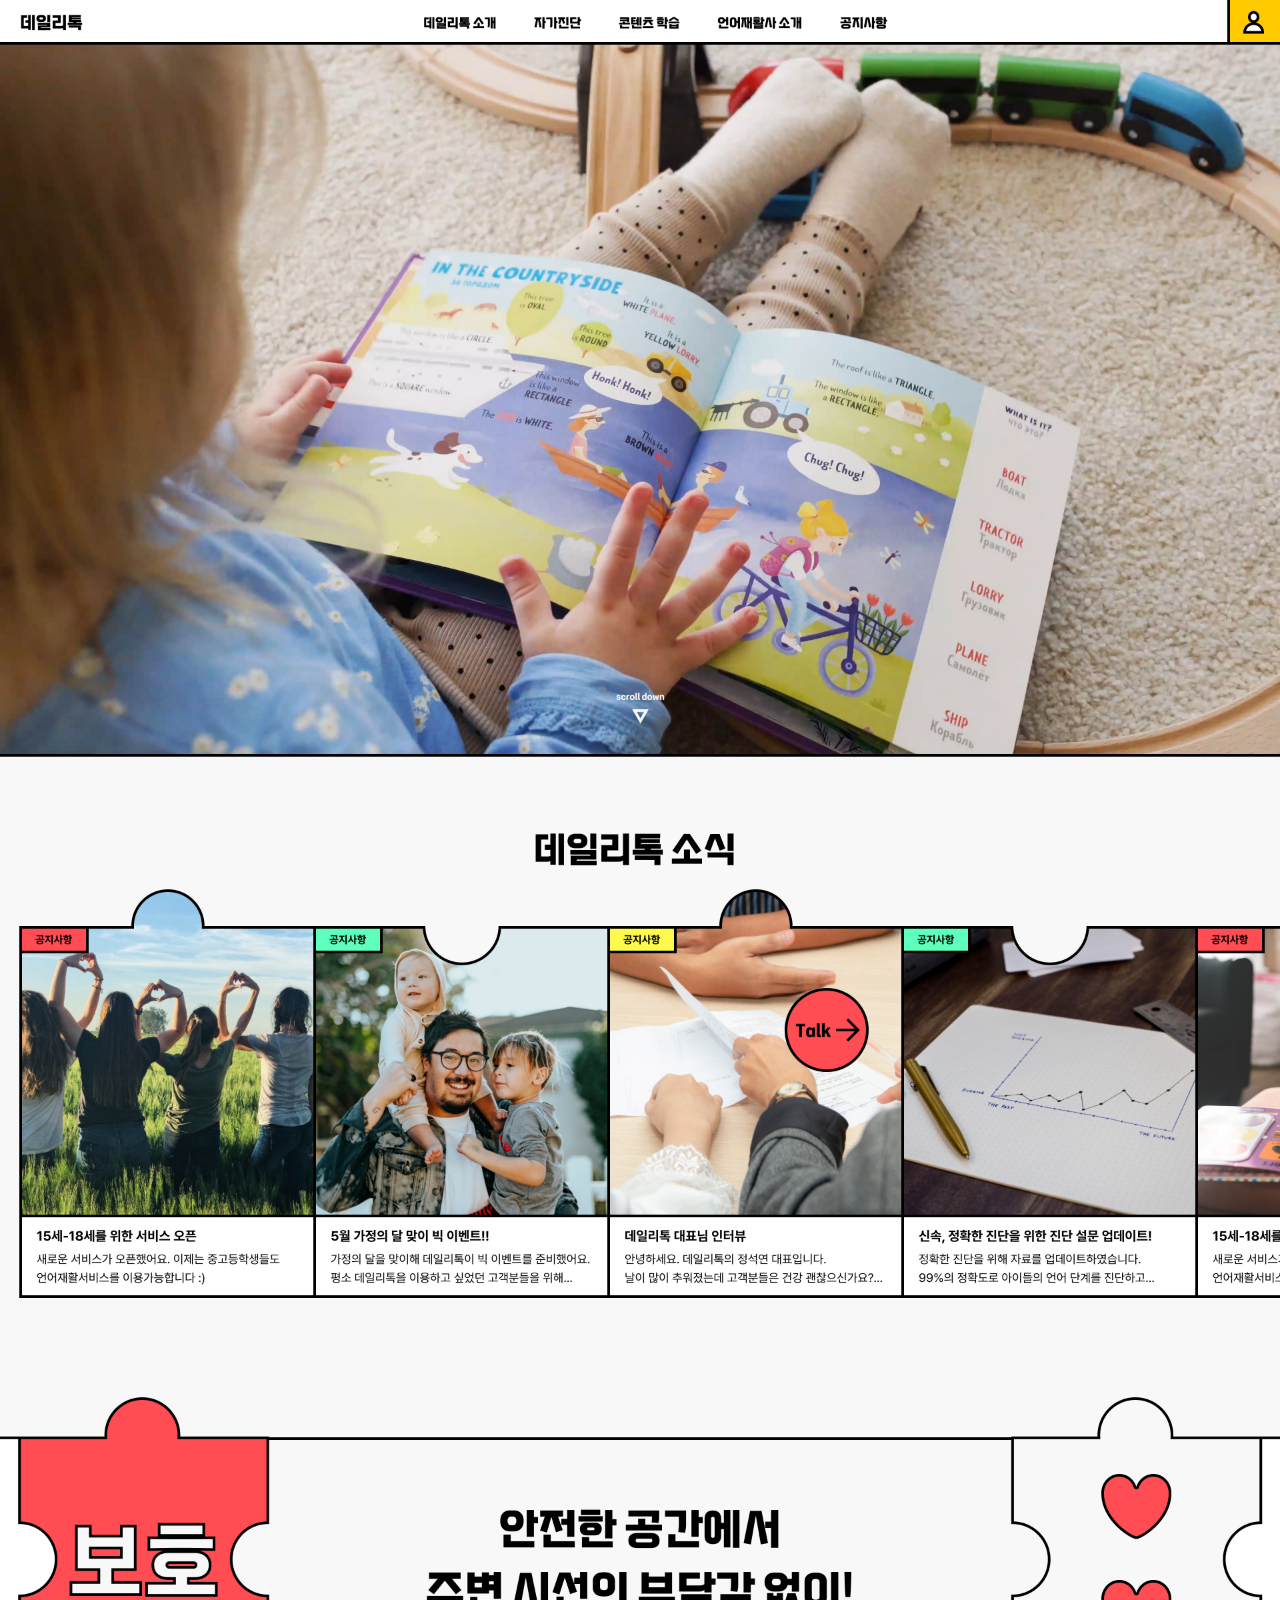
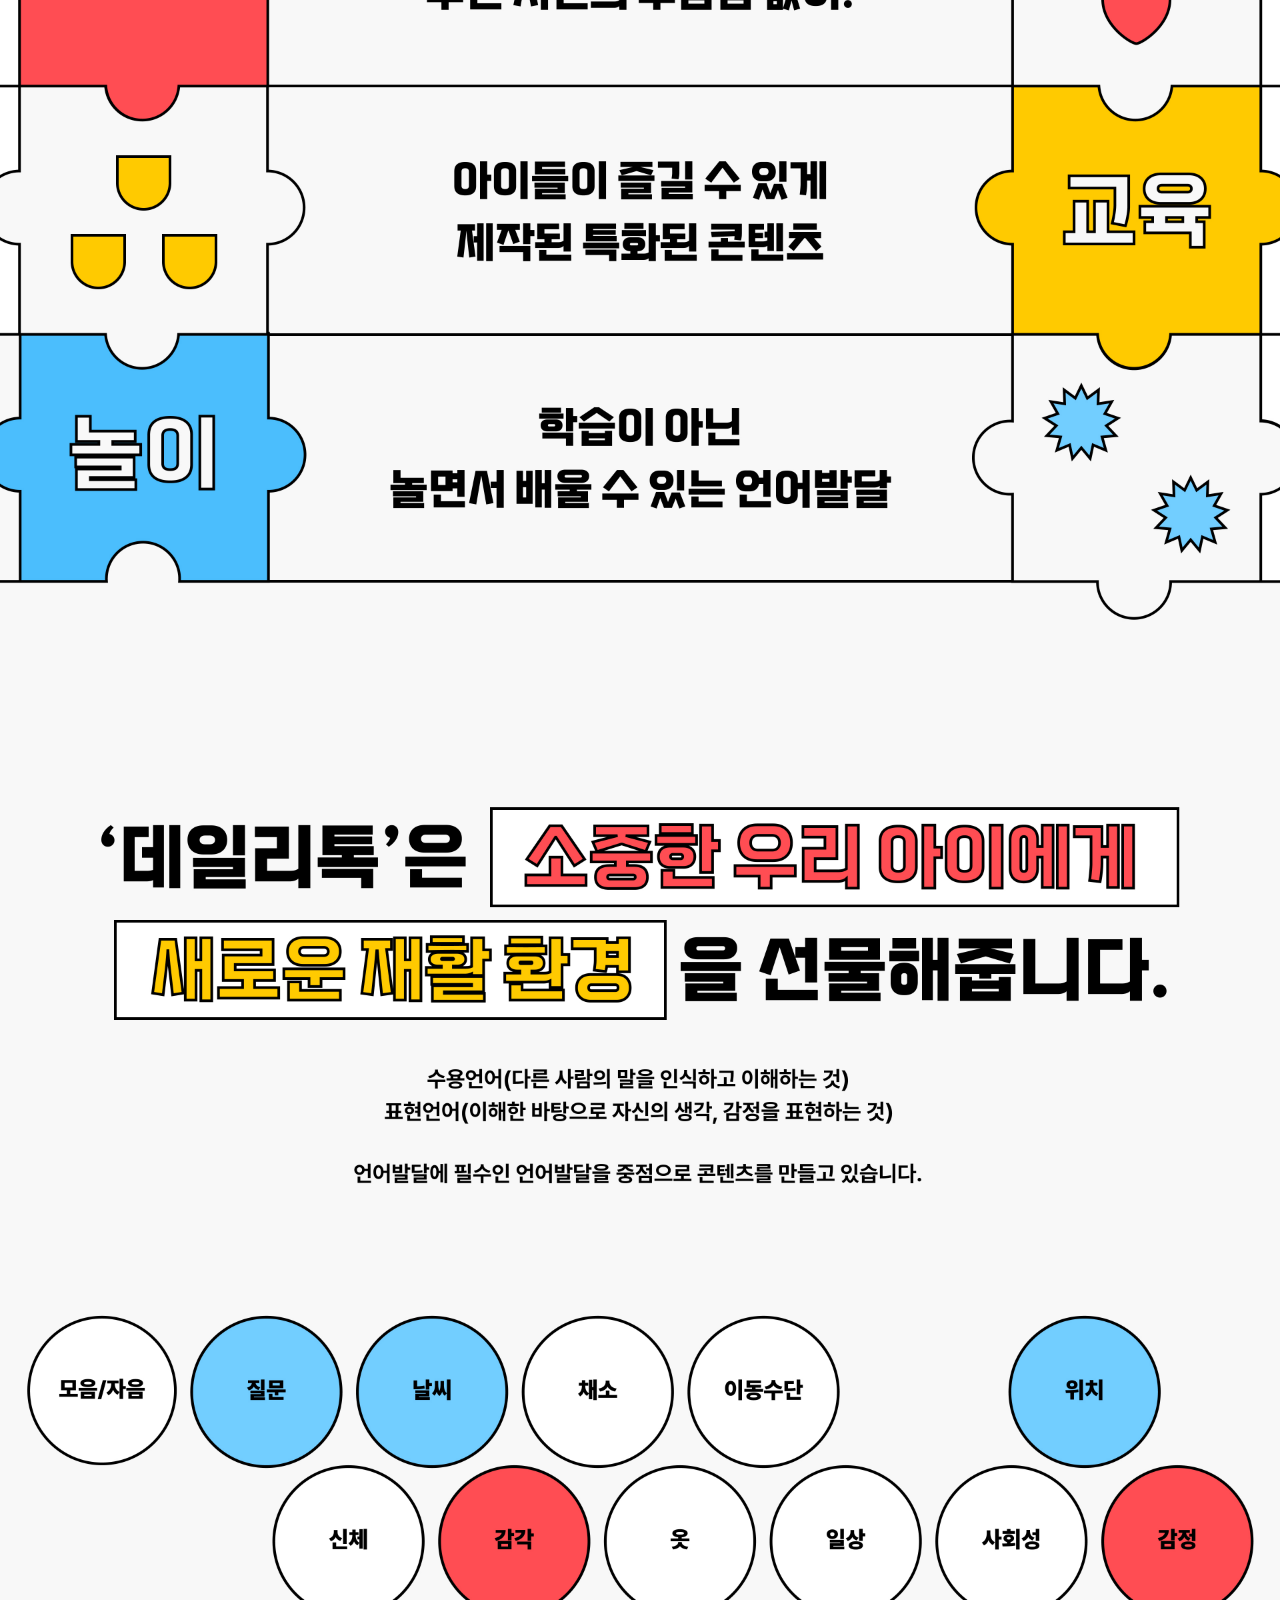
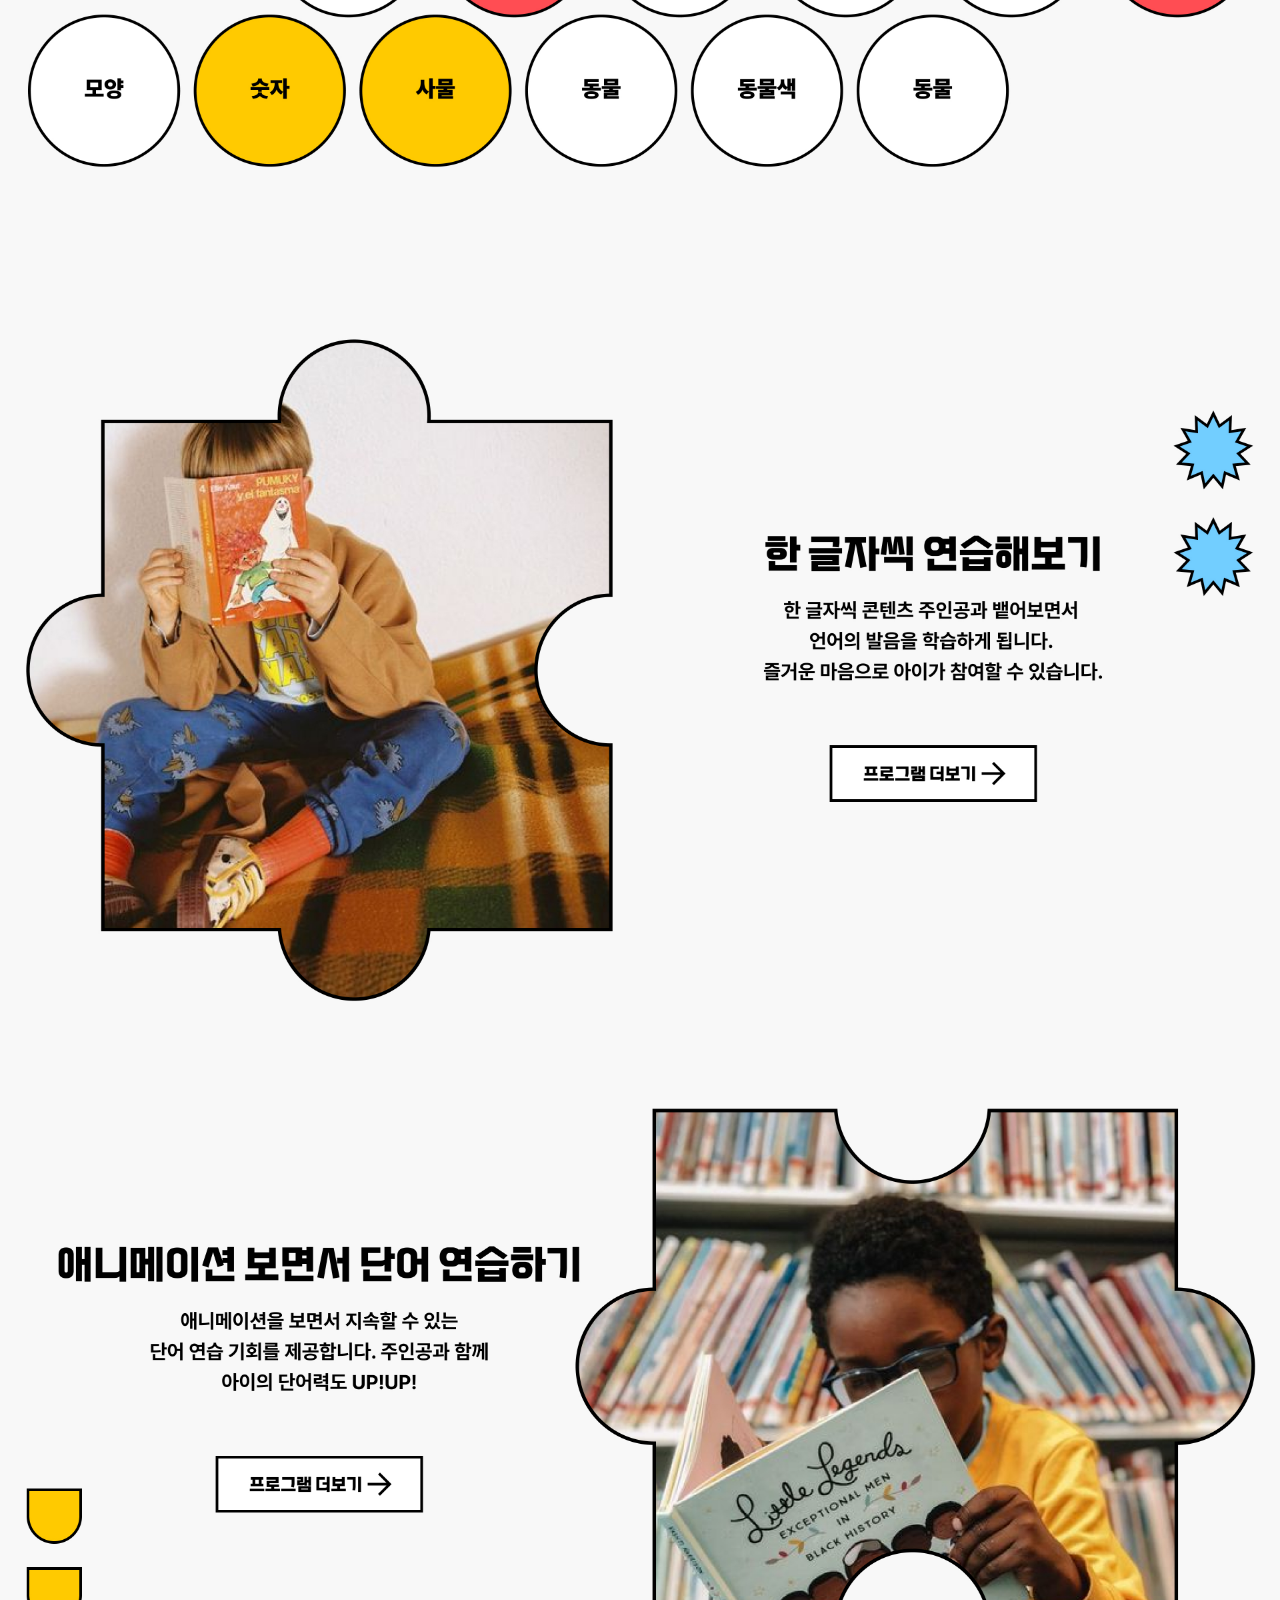
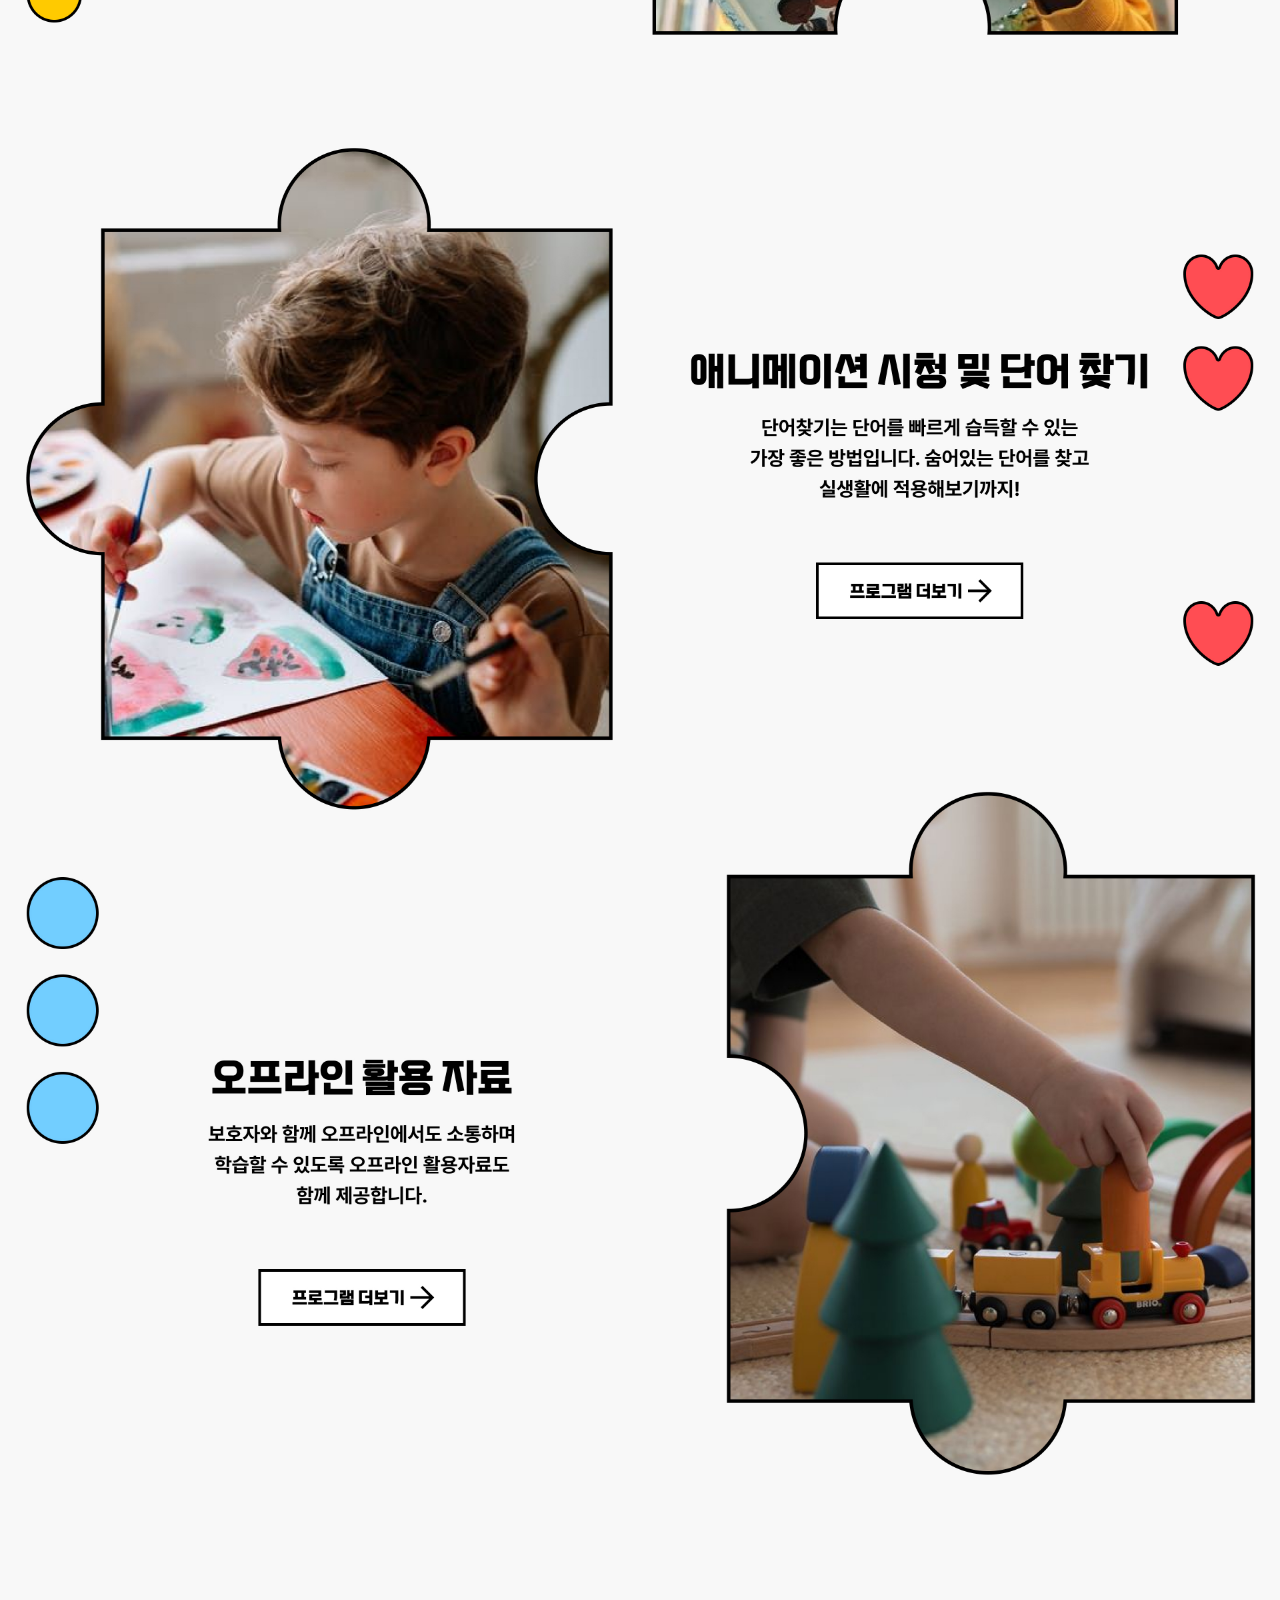
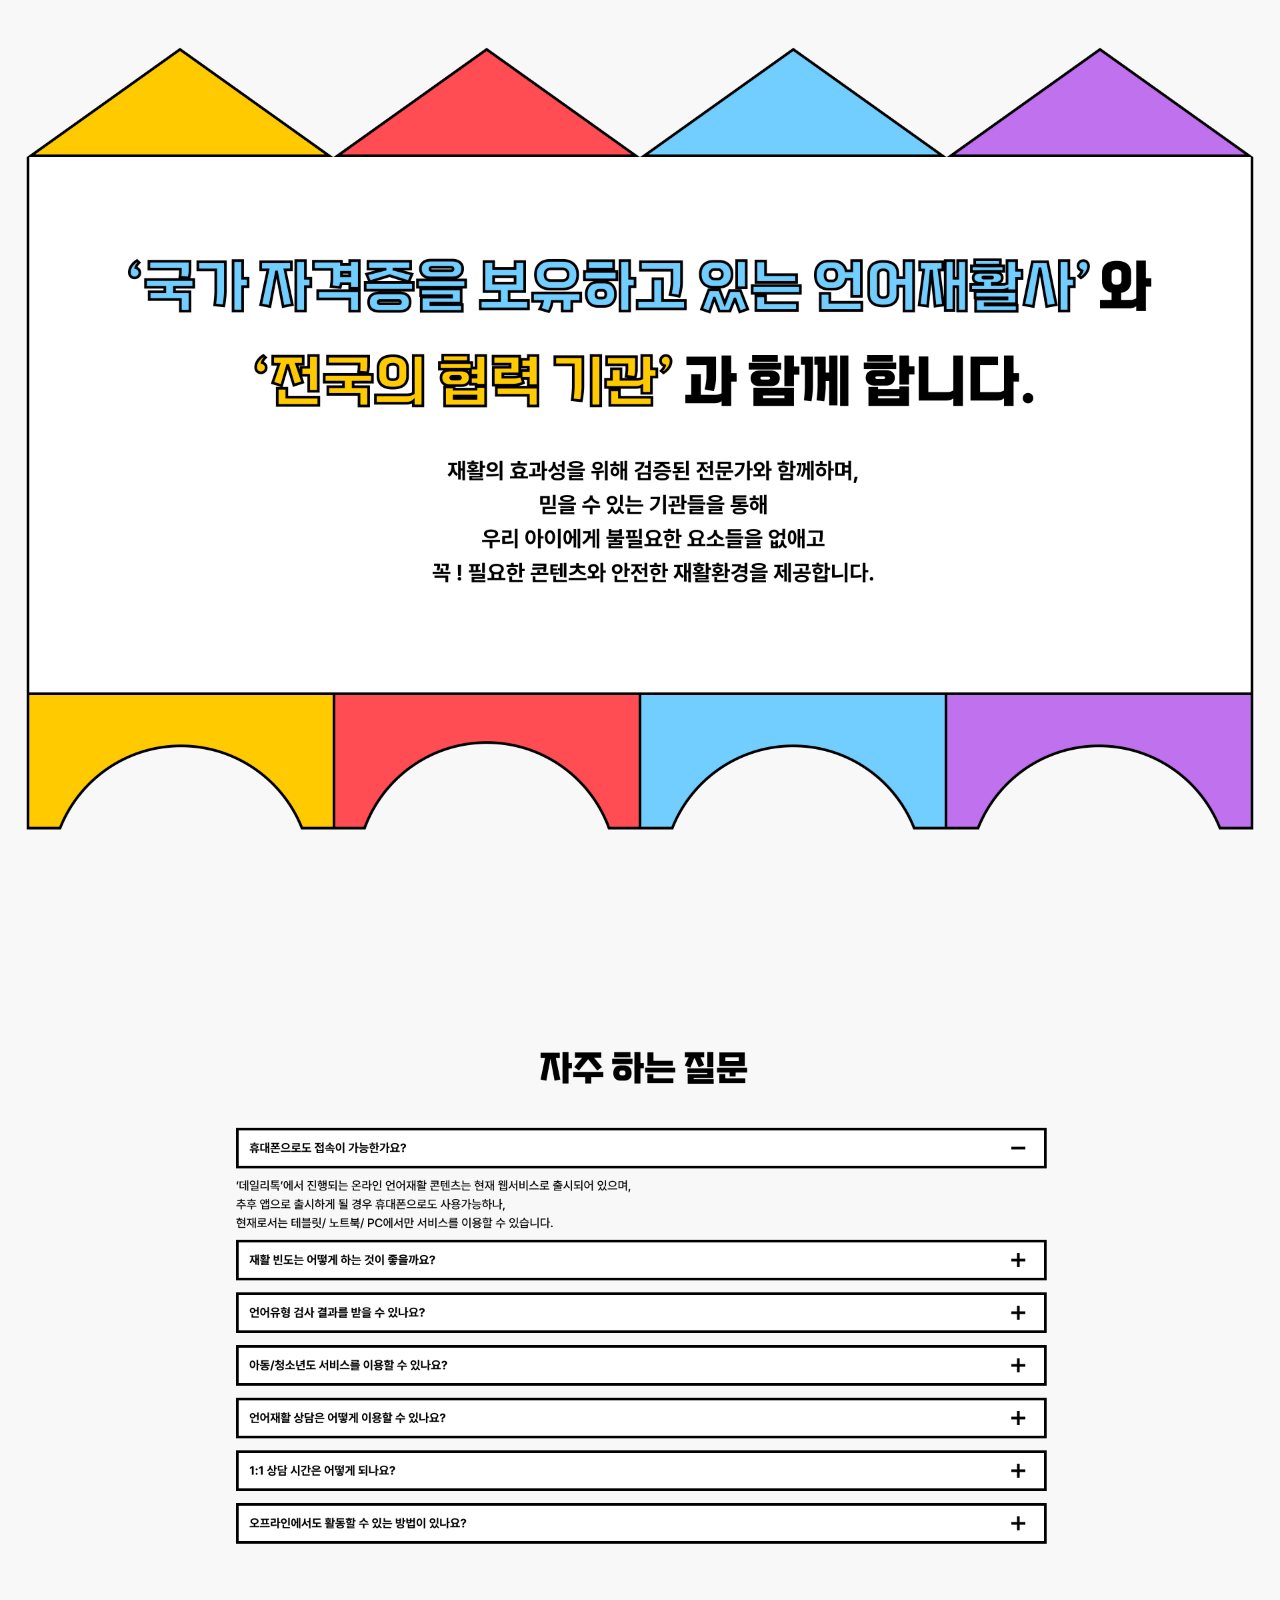
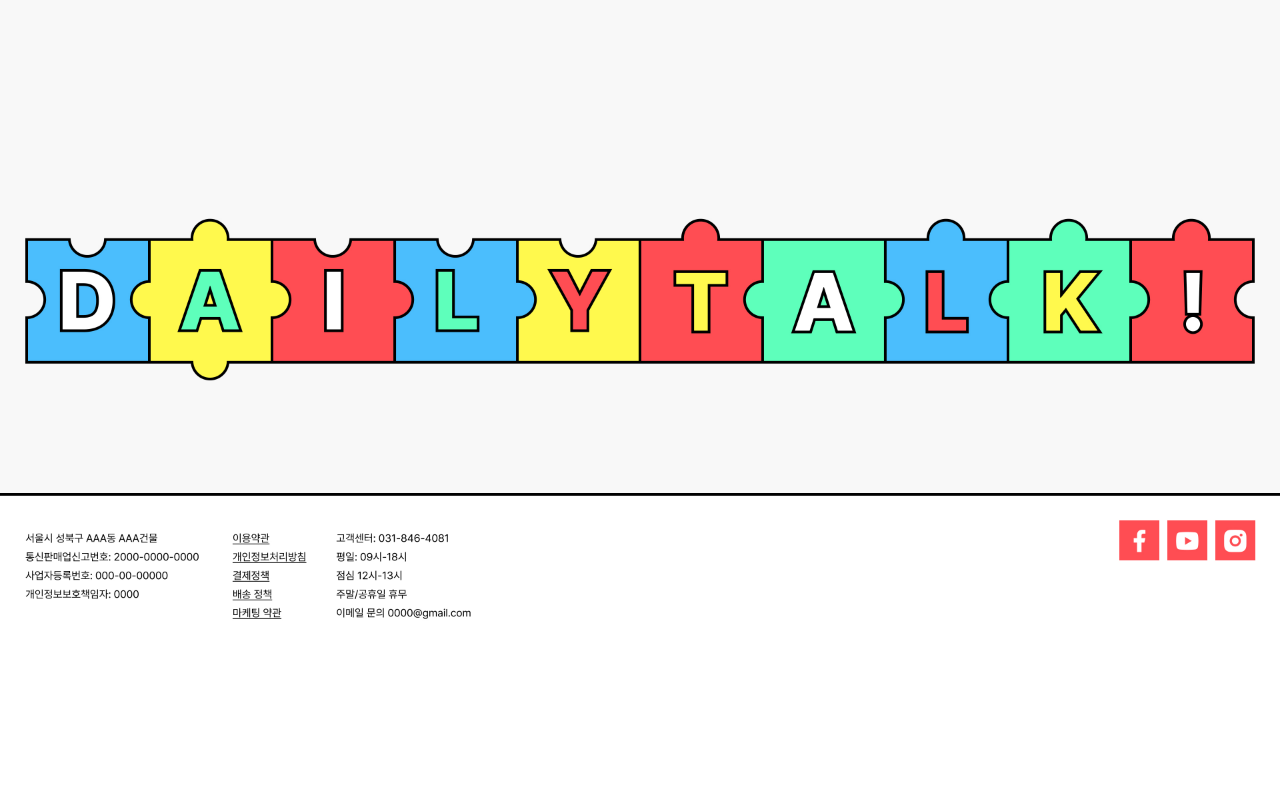
<file: dailytalk.html>
<!DOCTYPE html>
<html lang="ko">
<head>
    <meta charset="UTF-8">
    <meta name="viewport" content="width=device-width, initial-scale=1.0">
    <title>데일리톡</title>
	<link rel='stylesheet' href='css/style.css'>

</head>
<body>
    <img src="img/dailytalk.jpg" alt="" class="img_content2">
</body>
</html>
</file>
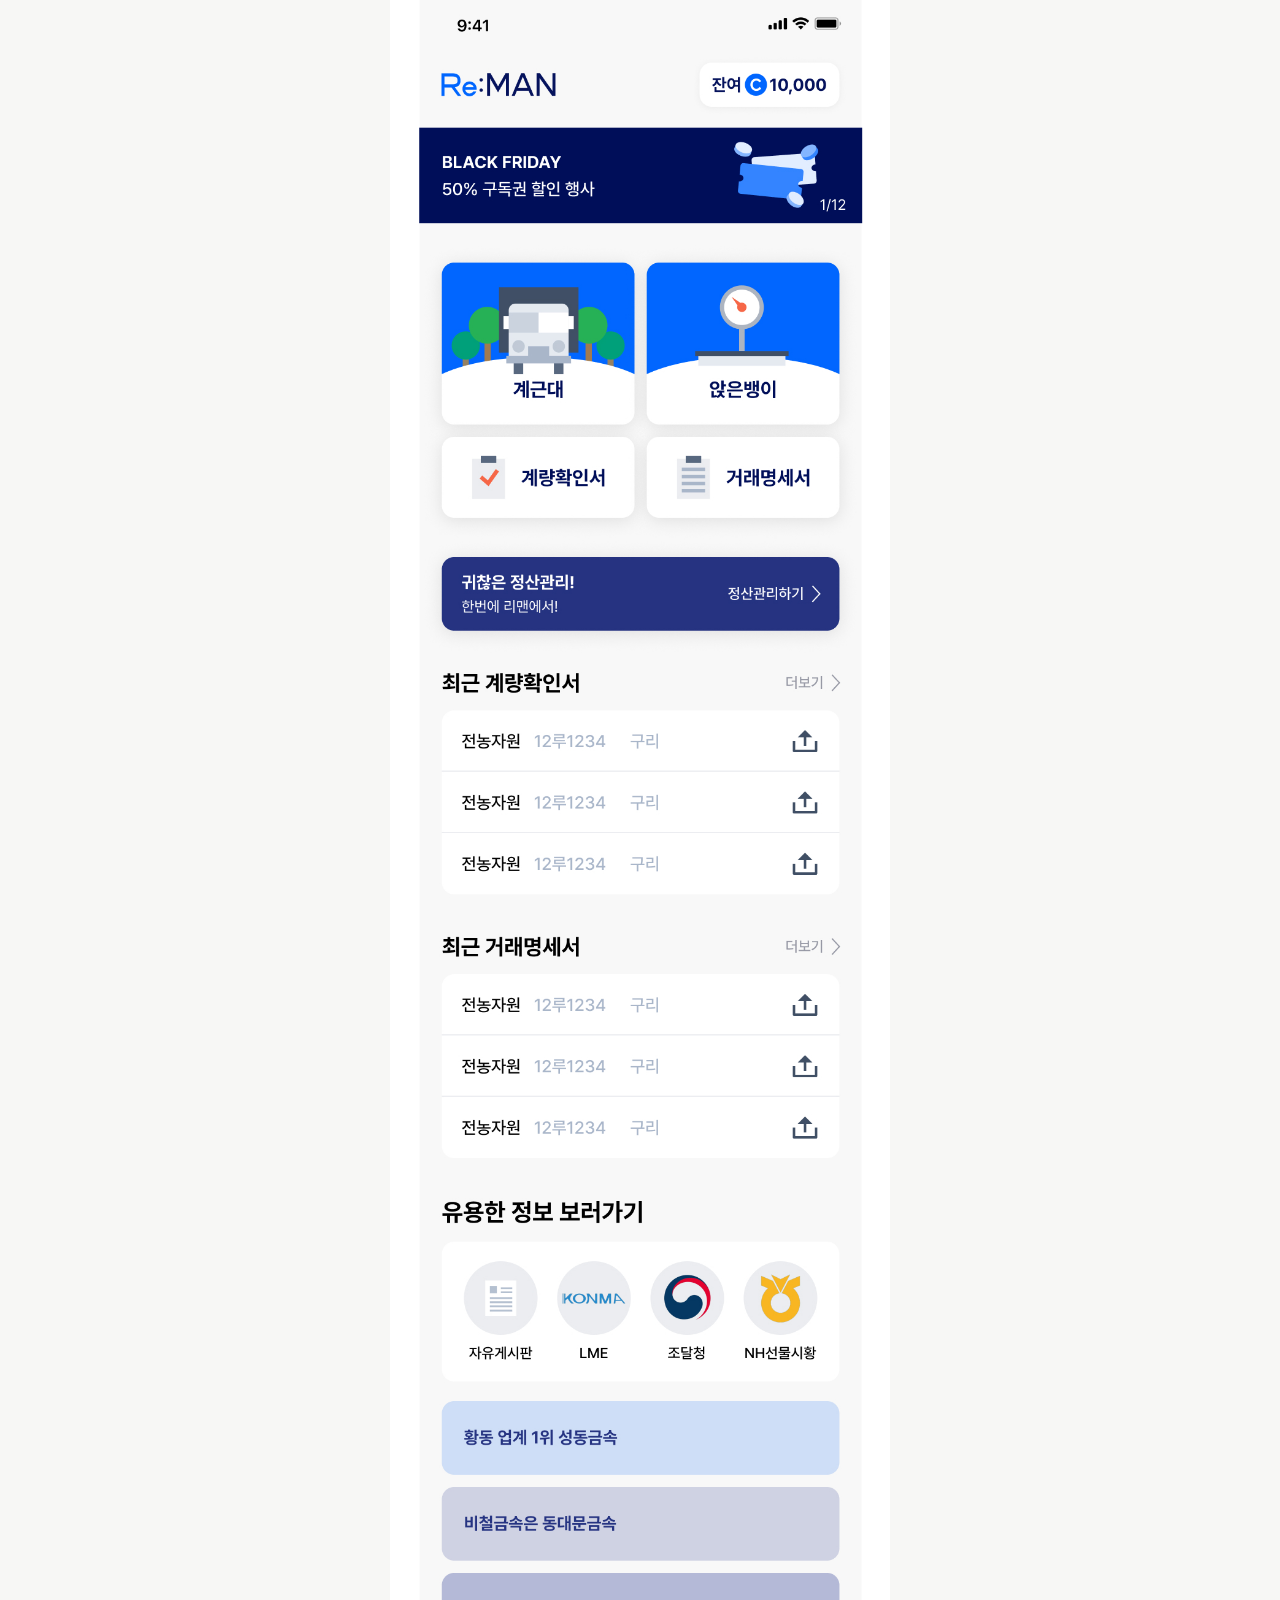
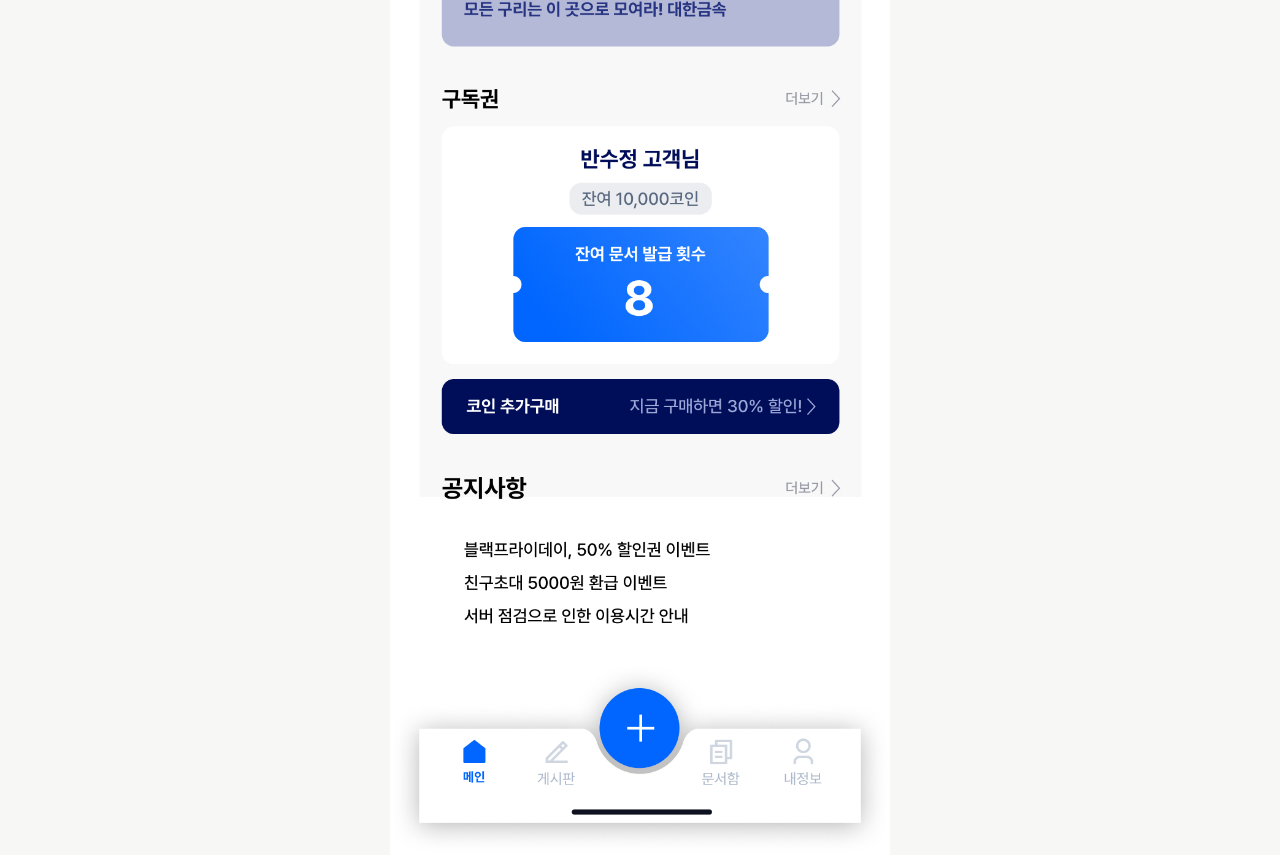
<file: reman.html>
<!DOCTYPE html>
<html lang="ko">
<head>
    <meta charset="UTF-8">
    <meta name="viewport" content="width=device-width, initial-scale=1.0">
    <title>리맨</title>
	<link rel='stylesheet' href='css/style.css'>

</head>
<body>
    <img src="img/reman.jpg" alt="" class="content_mo">
</body>
</html>
</file>
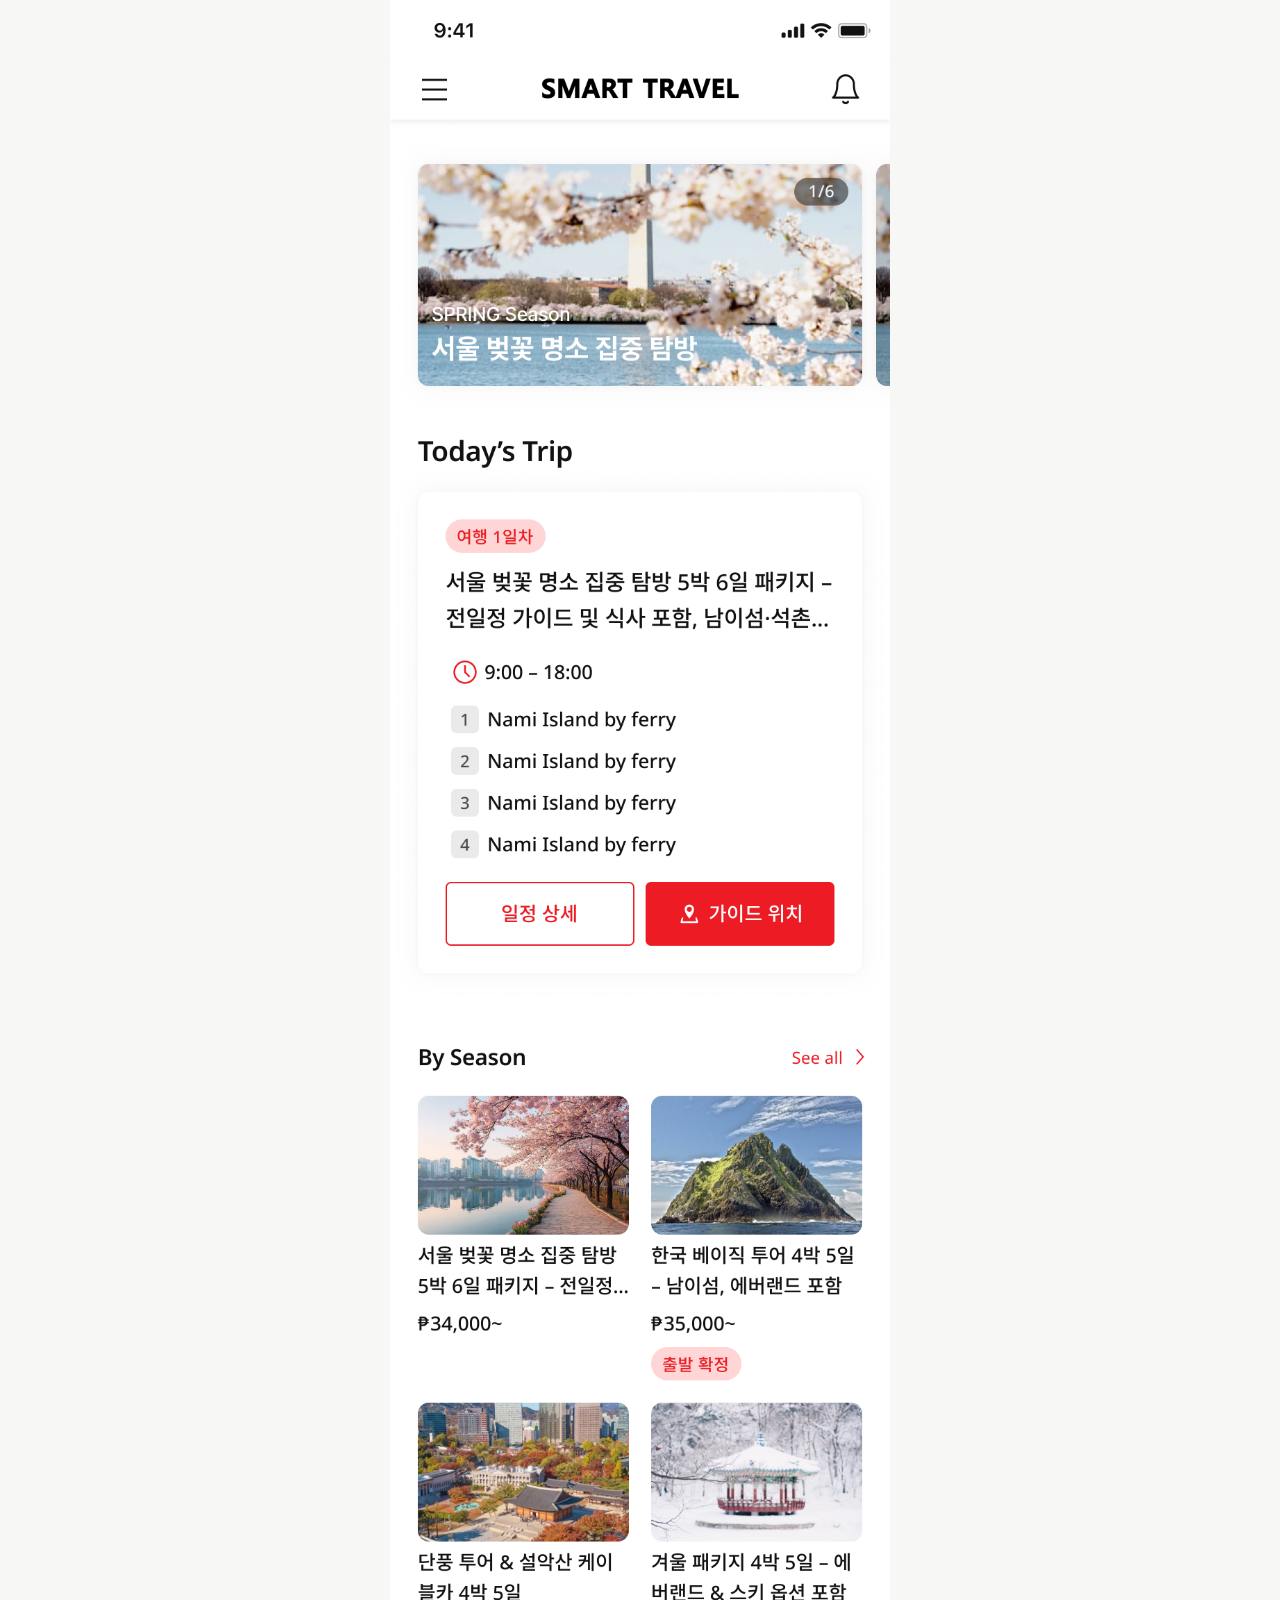
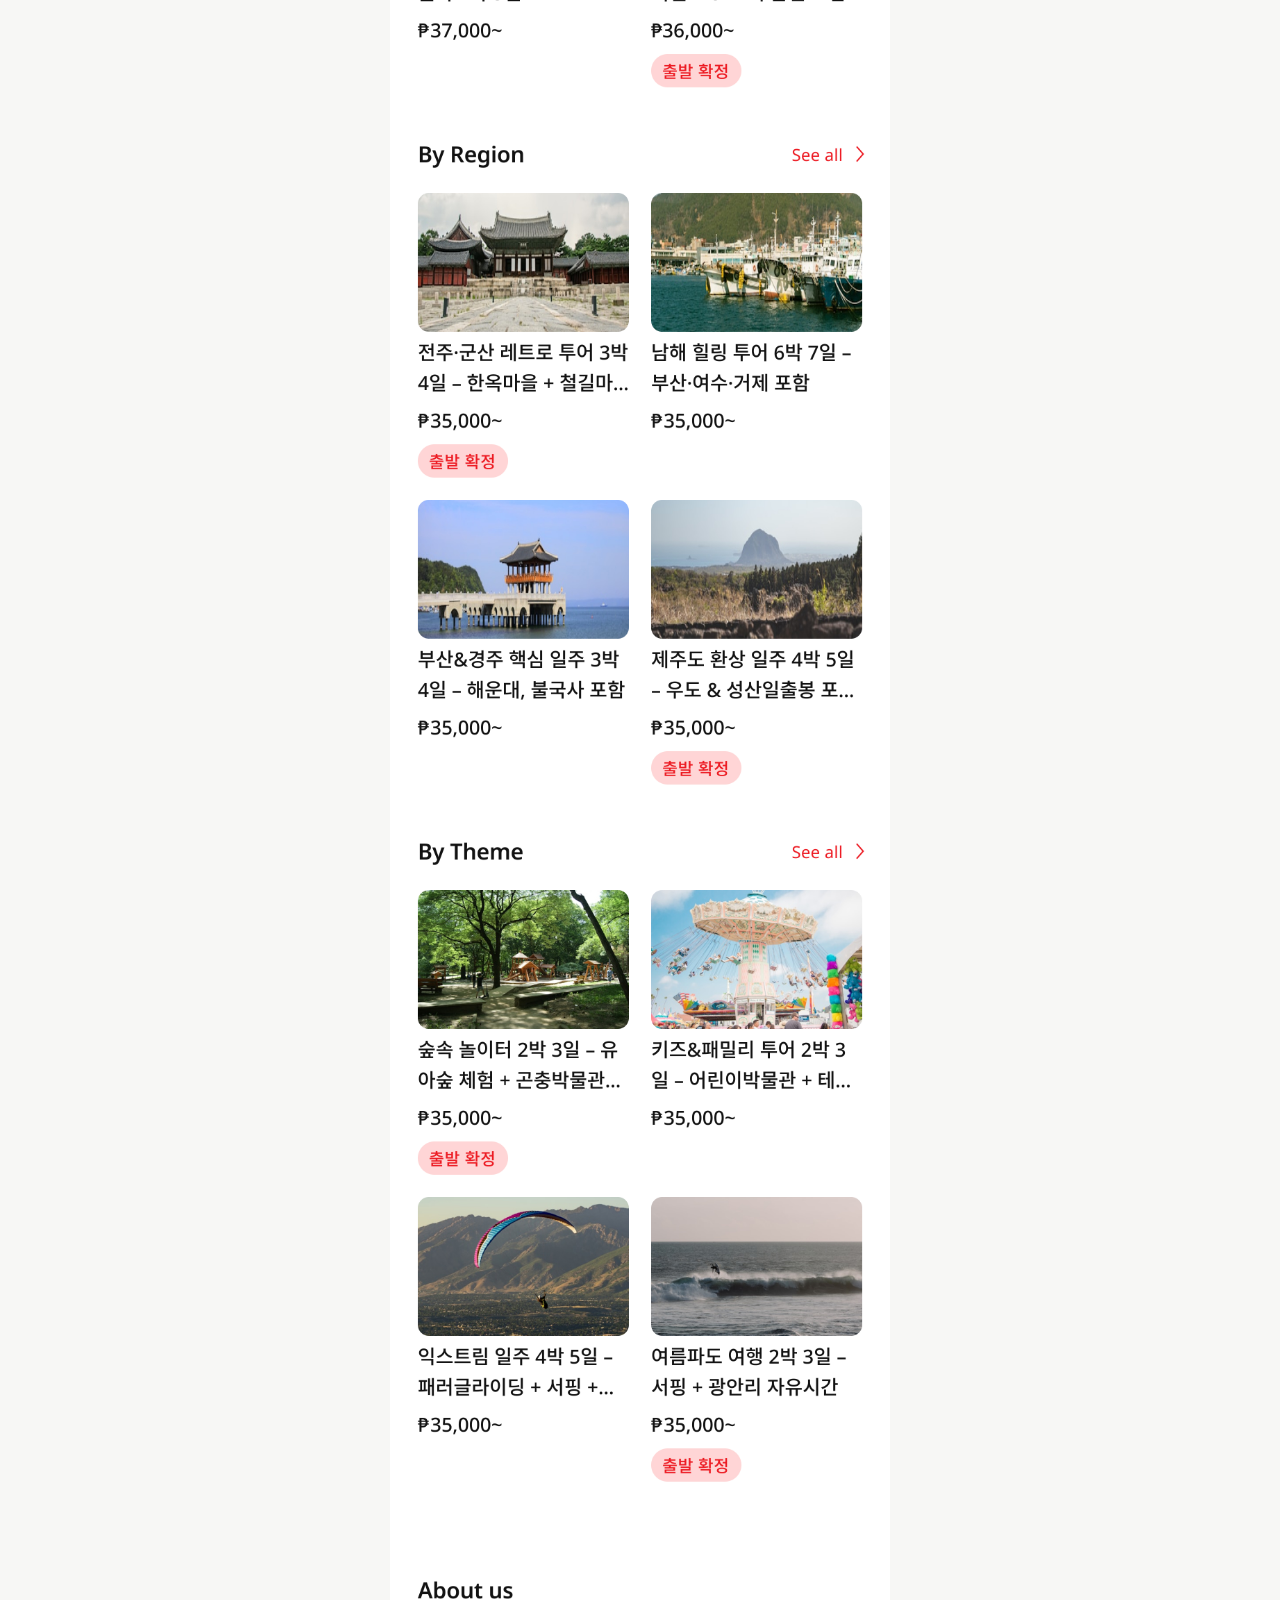
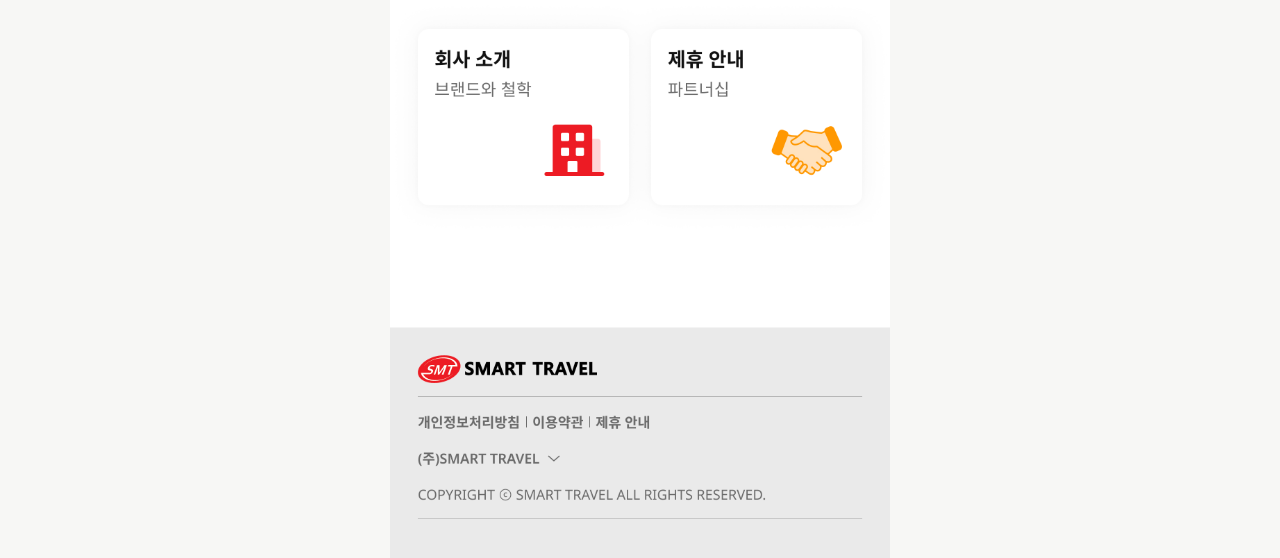
<file: smart-travel.html>
<!DOCTYPE html>
<html lang="ko">
<head>
    <meta charset="UTF-8">
    <meta name="viewport" content="width=device-width, initial-scale=1.0">
    <title>리맨</title>
	<link rel='stylesheet' href='css/style.css'>

</head>
<body>
    <img src="img/smart-travel.jpg" alt="" class="content_mo">
</body>
</html>
</file>
<file: css/style.css>
/* ======================================================================
   SOYEONG YUN — PORTFOLIO / 2026
   Main stylesheet: layout, type, color, interactions
   ====================================================================== */
:root {
  --bg: #f7f7f5;
  --paper: #ffffff;
  --ink: #171717;
  --muted: #666965;
  --soft: #90928f;
  --border: #dfdfda;
  --accent: #315ef5;
  --font-ko: 'Pretendard Variable', Pretendard, -apple-system, BlinkMacSystemFont, 'Apple SD Gothic Neo', 'Malgun Gothic', sans-serif;
  --font-en: 'Manrope', var(--font-ko);
  --container: 1440px;
  --edge: clamp(20px, 4.5vw, 80px);
}

/* Base */
*, *::before, *::after {
  box-sizing: border-box;
}
html {
  scroll-behavior: smooth;
  scroll-padding-top: 90px;
}
body {
  margin: 0;
  /* min-width: 320px; */
  background: var(--bg);
  color: var(--ink);
  font-family: var(--font-ko);
  font-size: 16px;
  line-height: 1.6;
  -webkit-font-smoothing: antialiased;
}
body.menu-open {
  overflow: hidden;
}
h1, h2, h3, h4, p {
  margin: 0;
}
h1, h2, h3 {
  line-height: 1.12;
}
a {
  color: inherit;
  text-decoration: none;
}
button {
  font: inherit;
}
button, a {
  -webkit-tap-highlight-color: transparent;
}
img {
  display: block;
  max-width: 100%;
}
strong {
  font-weight: 700;
}
::selection {
  background: var(--accent);
  color: white;
}
:focus-visible {
  outline: 3px solid var(--accent);
  outline-offset: 5px;
}
.container {
  width: min(calc(100% - var(--edge) * 2), var(--container));
  margin-inline: auto;
}
.skip-link {
  position: fixed;
  z-index: 200;
  top: -90px;
  left: 16px;
  padding: 12px 20px;
  background: var(--ink);
  color: #fff;
}
.skip-link:focus {
  top: 12px;
}
.section-space {
  padding-block: clamp(110px, 11vw, 182px);
}
.accent-dot {
  color: var(--accent);
}

/* Header */
.site-header {
  position: sticky;
  z-index: 100;
  top: 0;
  height: 80px;
  background: rgba(247,247,245,.93);
  border-bottom: 1px solid rgba(23,23,23,.1);
  backdrop-filter: blur(16px);
  -webkit-backdrop-filter: blur(16px);
}
.header-inner {
  height: 100%;
  display: flex;
  justify-content: space-between;
  align-items: center;
}
.brand {
  display: inline-flex;
  align-items: baseline;
  gap: 10px;
  font-family: var(--font-en);
  font-size: 22px;
  font-weight: 800;
  letter-spacing: -.055em;
  white-space: nowrap;
}
.brand-year {
  font-family: var(--font-en);
  color: var(--soft);
  font-size: 10px;
  font-weight: 600;
  letter-spacing: -.02em;
}
.main-nav {
  display: flex;
  align-items: center;
  gap: clamp(23px, 3vw, 46px);
}
.main-nav a {
  font-family: var(--font-en);
  font-size: 16px;
  font-weight: 800;
  letter-spacing: .07em;
  transition: color .2s ease;
}
.main-nav a:hover, .main-nav a:focus-visible {
  color: var(--accent);
}
.main-nav a span {
  padding-left: 3px;
}
.menu-toggle {
  display: none;
}

/* Hero */
.hero {
  position: relative;
  min-height: min(860px, calc(100svh - 80px));
  display: flex;
  flex-direction: column;
  justify-content: center;
  padding-top: clamp(90px, 11vh, 170px);
}
.hero-label, .section-eyebrow {
  font: 700 16px/1.4 var(--font-en);
  letter-spacing: .145em;
}
.hero-label {
  display: flex;
  align-items: center;
  gap: 9px;
  color: var(--accent);
}
.pulse-dot {
  width: 7px;
  height: 7px;
  border-radius: 50%;
  background: var(--accent);
  box-shadow: 0 0 0 4px rgba(49,94,245,.12);
}
.hero-label-divider {
  color: #bbbcb8;
  margin-inline: 2px;
}
.hero-heading {
  position: relative;
  margin-top: clamp(32px, 5vw, 73px);
  z-index: 1;
}
.hero-overline {
  margin-bottom: 15px;
  color: #888a86;
  font: 700 14px/1.4 var(--font-en);
  letter-spacing: .11em;
}
.hero h1 {
  font: 700 clamp(55px, 7.7vw, 120px)/1.08 var(--font-en);
  letter-spacing: -.0em;
}
.hero-heading-second {
  white-space: nowrap;
}
.hero h1 em {
  font-style: normal;
  /* color: #9b9d98;*/
   color: var(--accent);
}
.hero-bottom {
  display: flex;
  align-items: end;
  gap: 64px;
  margin-top: clamp(35px, 4.6vw, 66px);
  padding-bottom: 80px;
}
.hero-description {
  color: #545750;
  font-size: clamp(15px, 1.2vw, 18px);
  line-height: 1.85;
  letter-spacing: -.025em;
}
.hero-description strong {
  color: var(--ink);
}
.button {
  display: inline-flex;
  align-items: center;
  justify-content: space-between;
  gap: 35px;
  min-height: 51px;
  padding: 0 21px;
  border-radius: 40px;
  font: 700 12px/1.4 var(--font-en);
  transition: background .2s ease, color .2s ease, transform .2s ease;
}
.button--dark {
  background: var(--ink);
  color: #fff;
}
.button--dark:hover {
  background: var(--accent);
  transform: translateY(-3px);
}
.button span {
  font-size: 18px;
  font-weight: 400;
}
.hero-index {
  position: absolute;
  right: 0;
  bottom: 158px;
  display: flex;
  flex-direction: column;
  gap: 3px;
  align-items: end;
  font: 700 10px/1.5 var(--font-en);
  letter-spacing: .2em;
  color: #bbbdb8;
}
.hero-bottomline {
  display: flex;
  justify-content: space-between;
  gap: 15px;
  margin-top: auto;
  padding: 23px 0 24px;
  border-top: 1px solid var(--border);
  font: 700 12px/1.4 var(--font-en);
  letter-spacing: .09em;
  color: #8a8b86;
}
.hero-bottomline a {
  transition: color .2s;
}
.hero-bottomline a:hover {
  color: var(--accent);
}
.hero-bottomline a span {
  margin-left: 15px;
  color: var(--accent);
  font-size: 15px;
}

/* Shared section titles */
.section-eyebrow {
  color: var(--muted);
}
.eyebrow-number {
  color: var(--accent);
}
.section-intro {
  display: flex;
  justify-content: space-between;
  align-items: end;
  gap: 40px;
  margin-bottom: 55px;
}
.section-intro h2, .skills-head h2 {
  margin-top: 20px;
  font: 800 clamp(42px, 5.6vw, 82px)/1.08 var(--font-en);
  letter-spacing: -.07em;
}
.section-aside {
  padding-bottom: 8px;
  text-align: right;
}
.section-aside .count {
  font: 700 18px/1.5 var(--font-en);
  letter-spacing: .09em;
}
.section-aside p {
  margin-top: 13px;
  color: var(--muted);
  font-size: 16px;
  line-height: 1.7;
}
.work-section {
  padding-top: clamp(90px, 9vw, 150px);
  border-bottom: 1px solid var(--border);
}

/* Projects grid */
.projects-grid {
  display: grid;
  grid-template-columns: repeat(2, minmax(0,1fr));
  column-gap: clamp(22px, 2.6vw, 44px);
  row-gap: clamp(62px, 7vw, 100px);
}
.project-card {
  min-width: 0;
}
.project-visual {
  position: relative;
  display: flex;
  align-items: center;
  justify-content: center;
  min-height: 360px;
  height: clamp(350px, 34vw, 510px);
  overflow: hidden;
  padding: 44px 42px 26px;
  border-radius: 4px;
  isolation: isolate;
}
.project-visual::after {
  content: '';
  pointer-events: none;
  position: absolute;
  inset: 0;
  background: linear-gradient(130deg, rgba(255,255,255,.22), transparent 48%);
}
.art-sky {
  background: #e4eaf0;
}
.art-sage {
  background: #e3e9e0;
}
.art-lilac {
  background: #e8e6ee;
}
.art-sand {
  background: #eeebe4;
}
.art-peach {
  background: #f0e7e1;
}
.art-slate {
  background: #e0e5e8;
}
.art-ice {
  background: #e4edf1;
}
.project-visual--split {
  padding: 58px 24px 24px;
  align-items: stretch;
}
.project-showcase {
  position: relative;
  z-index: 2;
  width: 100%;
  height: 100%;
  display: grid;
  gap: 18px;
  align-items: start;
  margin-top: 18px;
}
.project-showcase--paired {
  grid-template-columns: minmax(0, 3fr) minmax(0, 1fr);
  align-content: center;
  align-items: stretch;
}
.project-showcase--single {
  grid-template-columns: minmax(0, 1fr);
  justify-items: center;
}
.project-panel {
  min-width: 0;
  display: flex;
  flex-direction: column;
  gap: 10px;
}
.project-panel--mobile {
  align-self: start;
}
.project-panel--only {
  width: min(44%, 230px);
  align-self: center;
}
.project-device-label {
  display: inline-flex;
  align-items: center;
  gap: 6px;
  color: #5d6569;
  font: 800 10px/1.4 var(--font-en);
  letter-spacing: .12em;
}
.project-device-label::before {
  content: '';
  width: 6px;
  height: 6px;
  border-radius: 50%;
  background: rgba(57, 78, 94, .48);
}
.project-screen {
  position: relative;
  overflow: hidden;
  background: rgba(255,255,255,.8);
  border: 1px solid rgba(20,20,20,.08);
  box-shadow: 0 14px 26px rgba(28,42,50,.10), 0 2px 8px rgba(28,42,50,.05);
}
.project-screen--web {
  aspect-ratio: 16 / 9;
}
.project-showcase--paired .project-panel {
  align-self: stretch;
}
.project-showcase--paired .project-screen--mobile {
  flex: 1;
  aspect-ratio: auto;
}
.project-screen--mobile,
.project-screen--mobile-only {
  aspect-ratio: 10 / 18;
}
.project-screen .project-image {
  position: absolute;
  inset: 0;
  width: 100%;
  height: 100%;
  display: block;
}
.project-screen--web .project-image {
  object-fit: cover;
  object-position: center top;
  background: rgba(255,255,255,.45);
}
.project-screen--mobile .project-image,
.project-screen--mobile-only .project-image {
  object-fit: cover;
  object-position: center top;
}
.project-visual--split:hover .project-screen .project-image {
  transform: scale(1.02);
  transition: transform .45s cubic-bezier(.2,.75,.2,1);
}
.visual-category {
  position: absolute;
  top: 24px;
  left: 28px;
  font: 800 10px/1.4 var(--font-en);
  letter-spacing: .105em;
  color: #5d6569;
}
.visual-arrow {
  position: absolute;
  z-index: 3;
  top: 19px;
  right: 21px;
  display: grid;
  place-items: center;
  width: 37px;
  height: 37px;
  border: 1px solid rgba(23,23,23,.18);
  border-radius: 50%;
  background: rgba(255,255,255,.6);
  font: 400 20px/1 var(--font-en);
  transition: background .25s ease, color .25s ease, transform .25s ease;
}
.project-visual:hover .visual-arrow {
  transform: rotate(45deg);
  background: var(--ink);
  color: #fff;
}
.preview-frame {
  position: relative;
  z-index: 2;
  flex: 0 1 auto;
  transition: transform .55s cubic-bezier(.2,.75,.2,1), box-shadow .55s ease;
}
.project-visual:hover .preview-frame {
  transform: translateY(-9px) scale(1.025);
}
.browser-frame {
  width: min(100%, 620px);
  height: 86%;
  max-height: 370px;
  margin-top: 34px;
  border: 1px solid rgba(20,20,20,.08);
  border-radius: 10px 10px 0 0;
  background: #fff;
  box-shadow: 0 18px 38px rgba(28,42,50,.13), 0 3px 10px rgba(28,42,50,.06);
  overflow: hidden;
}
.browser-top {
  position: relative;
  display: flex;
  align-items: center;
  height: 32px;
  padding: 0 12px;
  border-bottom: 1px solid #e9e9e7;
  background: #fff;
}
.browser-dots {
  display: flex;
  gap: 4px;
}
.browser-dots i {
  width: 6px;
  height: 6px;
  background: #d5d5d5;
  border-radius: 50%;
}
.browser-address {
  position: absolute;
  left: 50%;
  transform: translateX(-50%);
  max-width: 55%;
  overflow: hidden;
  text-overflow: ellipsis;
  white-space: nowrap;
  color: #a0a19e;
  font: 500 9px/1 var(--font-en);
}
.preview-screen {
  position: relative;
  height: calc(100% - 32px);
  overflow: hidden;
  background: #f7f7f7;
}
.project-image {
  position: absolute;
  z-index: 1;
  inset: 0;
  width: 100%;
  height: 100%;
  object-fit: cover;
  object-position: center top;
}
.project-image[hidden] {
  display: none;
}
.screenshot-fallback {
  position: absolute;
  inset: 0;
  display: flex;
  flex-direction: column;
  justify-content: center;
  padding: 10% 12%;
  background: linear-gradient(145deg,#fdfdfb,#ecedea);
  color: #303a45;
}
.screenshot-fallback::after {
  content: '';
  position: absolute;
  right: -7%;
  bottom: -30%;
  width: 55%;
  aspect-ratio: 1;
  border-radius: 50%;
  background: rgba(125,149,172,.11);
}
.fallback-mini {
  position: relative;
  z-index: 1;
  font: 700 clamp(7px,.75vw,10px)/1.4 var(--font-en);
  letter-spacing: .18em;
  color: #8b979f;
}
.screenshot-fallback strong {
  position: relative;
  z-index: 1;
  display: block;
  margin-top: 18px;
  font: 800 clamp(20px,2.4vw,39px)/1.15 var(--font-en);
  letter-spacing: -.06em;
}
.fallback-line {
  width: 60%;
  height: 5px;
  background: #dce2e5;
  margin-top: 21px;
}
.fallback-line--short {
  width: 37%;
  margin-top: 8px;
}
.art-sage .screenshot-fallback {
  background: linear-gradient(145deg,#f8faf6,#edf3e6);
  color: #354e40;
}
.art-sage .fallback-mini {
  color: #8b9a87;
}
.art-lilac .screenshot-fallback {
  background: linear-gradient(145deg,#faf9fd,#e9e7f2);
  color: #444362;
}
.art-sand .screenshot-fallback {
  background: linear-gradient(145deg,#fafaf8,#e8e4d8);
  color: #4f4d45;
}
.art-peach .screenshot-fallback {
  background: linear-gradient(145deg,#fff9f5,#f0ded4);
  color: #5d4740;
}
.art-slate .screenshot-fallback {
  background: linear-gradient(145deg,#fff,#e8eded);
  color: #424e53;
}
.art-ice .screenshot-fallback {
  background: linear-gradient(145deg,#fff,#e1ecec);
  color: #35515e;
}

/* Mobile-device project image */
.project-visual--mobile {
  padding-top: 55px;
}
.phone-frame {
  width: clamp(150px, 13vw, 205px);
  height: 88%;
  max-height: 400px;
  padding: 12px 7px 7px;
  border-radius: 28px 28px 0 0;
  border: 4px solid #202629;
  background: #202629;
  box-shadow: 0 18px 38px rgba(20,40,50,.16);
  overflow: hidden;
}
.phone-speaker {
  position: absolute;
  z-index: 2;
  top: 5px;
  left: 50%;
  transform: translateX(-50%);
  width: 35px;
  height: 3px;
  border-radius: 3px;
  background: #4e575b;
}
.phone-frame .preview-screen {
  height: 100%;
  border-radius: 17px 17px 0 0;
}
.screenshot-fallback--phone {
  justify-content: start;
  padding: 50px 15px 20px;
}
.screenshot-fallback--phone strong {
  font-size: clamp(15px,1.6vw,22px);
}
.screenshot-fallback--phone .fallback-mini {
  font-size: 7px;
}
.screenshot-fallback--phone .fallback-line {
  height: 3px;
}

/* Project information */
.project-information {
  padding-top: 24px;
}
.project-title-row {
  display: flex;
  align-items: start;
  justify-content: space-between;
  gap: 12px;
}
.project-kind {
  margin-bottom: 7px;
  color: var(--accent);
  font: 800 10px/1.5 var(--font-en);
  letter-spacing: .12em;
}
.project-title-row h3 {
  font-size: clamp(25px, 2.15vw, 34px);
  font-weight: 750;
  letter-spacing: -.065em;
}
.project-no {
  color: #a2a49e;
  font: 600 12px/1.8 var(--font-en);
}
.project-summary {
  margin-top: 15px;
  color: #60635e;
  font-size: 14px;
}
.project-facts {
  display: flex;
  flex-wrap: wrap;
  gap: 7px 0;
  margin-top: 21px;
  color: #555852;
  font-size: 12px;
}
.project-facts span + span::before {
  content: '';
  display: inline-block;
  width: 3px;
  height: 3px;
  vertical-align: middle;
  margin: 0 11px 2px;
  border-radius: 50%;
  background: #b6b8b2;
}
.project-tags {
  display: flex;
  flex-wrap: wrap;
  gap: 6px;
  margin-top: 19px;
}
.project-tags span {
  padding: 6px 10px;
  border: 1px solid #e2e3df;
  border-radius: 5px;
  color: #62645e;
  background: rgba(255,255,255,.3);
  font: 600 10px/1.3 var(--font-en);
}
.project-link {
  display: inline-flex;
  align-items: center;
  gap: 25px;
  margin-top: 24px;
  padding-bottom: 6px;
  border-bottom: 1px solid #999c96;
  font: 700 12px/1.6 var(--font-en);
  transition: color .2s, border-color .2s;
}
.project-link:hover {
  color: var(--accent);
  border-color: var(--accent);
}
.project-link span {
  font-size: 17px;
  font-weight: 400;
}
.project-note {
  margin-top: 12px;
  color: #8d8f89;
  font-size: 12px;
}
.project-card--wide {
  grid-column: 1 / -1;
  display: grid;
  align-items: center;
  grid-template-columns: 1.18fr 1fr;
  gap: clamp(35px, 7vw, 120px);
  padding: 0;
}
.project-card--wide .project-visual {
  height: 440px;
}
.project-card--wide .project-information {
  padding: 0 clamp(10px,2vw,36px) 0 0;
}
.project-card--wide .project-title-row h3 {
  font-size: clamp(30px,3.7vw,54px);
}

/* About */
.about-section {
  background: #edece8;
}
.about-layout {
  display: grid;
  grid-template-columns: 1fr .8fr;
  gap: clamp(48px, 10vw, 160px);
  align-items: start;
}
.about-layout h2 {
  margin-top: 37px;
  font: 800 clamp(48px,5.2vw,85px)/1.1 var(--font-en);
  letter-spacing: -.075em;
}
.about-muted {
  color: #a4a49e;
}
.about-text {
  padding-top: 48px;
}
.about-lead {
  margin-bottom: 34px;
  font-size: clamp(21px,2.15vw,30px);
  line-height: 1.55;
  letter-spacing: -.06em;
}
.about-text > p:not(.about-lead) {
  margin-bottom: 18px;
  color: #686a64;
  font-size: 15px;
  line-height: 1.9;
  word-break: keep-all;
}
.text-arrow-link {
  display: inline-flex;
  align-items: center;
  gap: 40px;
  margin-top: 17px;
  border-bottom: 1px solid var(--ink);
  padding-bottom: 8px;
  font: 700 13px/1.5 var(--font-en);
}
.text-arrow-link:hover {
  color: var(--accent);
  border-color: var(--accent);
}

/* Skills */
.skills-head h2 {
  margin-top: 21px;
}
.skills-head h2 span {
  color: var(--accent);
}
.skills-head > p:last-child {
  margin-top: 23px;
  color: var(--muted);
  font-size: 15px;
}
.skills-grid {
  display: grid;
  grid-template-columns: repeat(5,minmax(0,1fr));
  gap: 12px;
  margin-top: 57px;
}
.skill-item {
  position: relative;
  min-height: 310px;
  padding: 29px 26px;
  overflow: hidden;
  border: 1px solid var(--border);
  background: #f9f9f7;
}
.skill-num {
  color: #92948e;
  font: 700 10px/1.4 var(--font-en);
  letter-spacing: .08em;
}
.skill-item h3 {
  margin-top: 45px;
  font: 800 clamp(20px,2vw,28px)/1.2 var(--font-en);
  letter-spacing: -.055em;
}
.skill-item p {
  position: relative;
  z-index: 1;
  margin-top: 16px;
  max-width: 245px;
  color: var(--muted);
  font-size: 13px;
  line-height: 1.75;
  word-break: keep-all;
}
.skill-symbol {
  position: absolute;
  right: 20px;
  bottom: 8px;
  color: #e5e6e1;
  font: 800 57px/1 var(--font-en);
  letter-spacing: -.1em;
}

/* Footer */
.site-footer {
  padding-top: clamp(90px, 10vw, 160px);
  background: #1a1c1b;
  color: #fff;
}
.site-footer .section-eyebrow {
  color: #a6a8a5;
}
.site-footer .eyebrow-number {
  color: #8eaaef;
}
.footer-top {
  display: flex;
  align-items: end;
  justify-content: space-between;
  gap: 25px;
  margin-top: 42px;
}
.footer-top h2 {
  font: 800 clamp(50px,7.3vw,112px)/1.12 var(--font-en);
  letter-spacing: -.075em;
}
.footer-top h2 em {
  font-style: normal;
  color: #777d78;
}
.footer-top h2 > span {
  color: #7390fa;
}
.footer-contact-circle {
  flex: 0 0 auto;
  display: grid;
  place-items: center;
  width: clamp(75px,10vw,145px);
  height: clamp(75px,10vw,145px);
  margin-bottom: 8px;
  border: 1px solid #515650;
  border-radius: 50%;
  font: 400 clamp(33px,4.2vw,60px)/1 var(--font-en);
  transition: background .25s, color .25s, transform .25s;
}
.footer-contact-circle:hover {
  background: #fff;
  color: var(--ink);
  transform: rotate(45deg);
}
.footer-contacts {
  display: flex;
  flex-wrap: wrap;
  gap: 18px 60px;
  margin-top: 65px;
  margin-bottom: 100px;
}
.footer-contacts a {
  padding-bottom: 10px;
  border-bottom: 1px solid #5d625e;
  font: 600 clamp(15px,1.5vw,20px)/1.6 var(--font-en);
  transition: border-color .2s, color .2s;
}
.footer-contacts a:hover {
  color: #a8baf9;
  border-color: #a8baf9;
}
.footer-contacts span {
  padding-left: 10px;
}
.footer-bottom {
  display: flex;
  justify-content: space-between;
  gap: 18px;
  padding: 25px 0 32px;
  border-top: 1px solid #3d403d;
  color: #999e99;
  font: 600 12px/1.6 var(--font-en);
  letter-spacing: .035em;
}
.footer-bottom a:hover {
  color: #fff;
}

/* Progressive motion; everything stays visible when JavaScript is disabled. */
.motion-ready .reveal {
  opacity: 0;
  transform: translateY(28px);
  transition: opacity .72s ease, transform .72s cubic-bezier(.21,.7,.21,1);
}
.motion-ready .reveal.is-visible {
  opacity: 1;
  transform: none;
}

@media (prefers-reduced-motion: reduce) {
  html {
    scroll-behavior: auto;
  }
  *, *::before, *::after {
    animation-duration: .01ms !important;
    animation-iteration-count: 1 !important;
    transition-duration: .01ms !important;
  }
  .motion-ready .reveal {
    opacity: 1;
    transform: none;
  }
}

.content_mo { 
  width: 100%;
  display: block;
  max-width: 500px;
  margin: 0 auto;
}

.skill-symbol--react {
  width: 57px;
  height: 57px;
}

.skill-symbol--react svg {
    display: block;
    width: 100%;
    height: 100%;
    stroke-width: 4.5;
}
</file>
